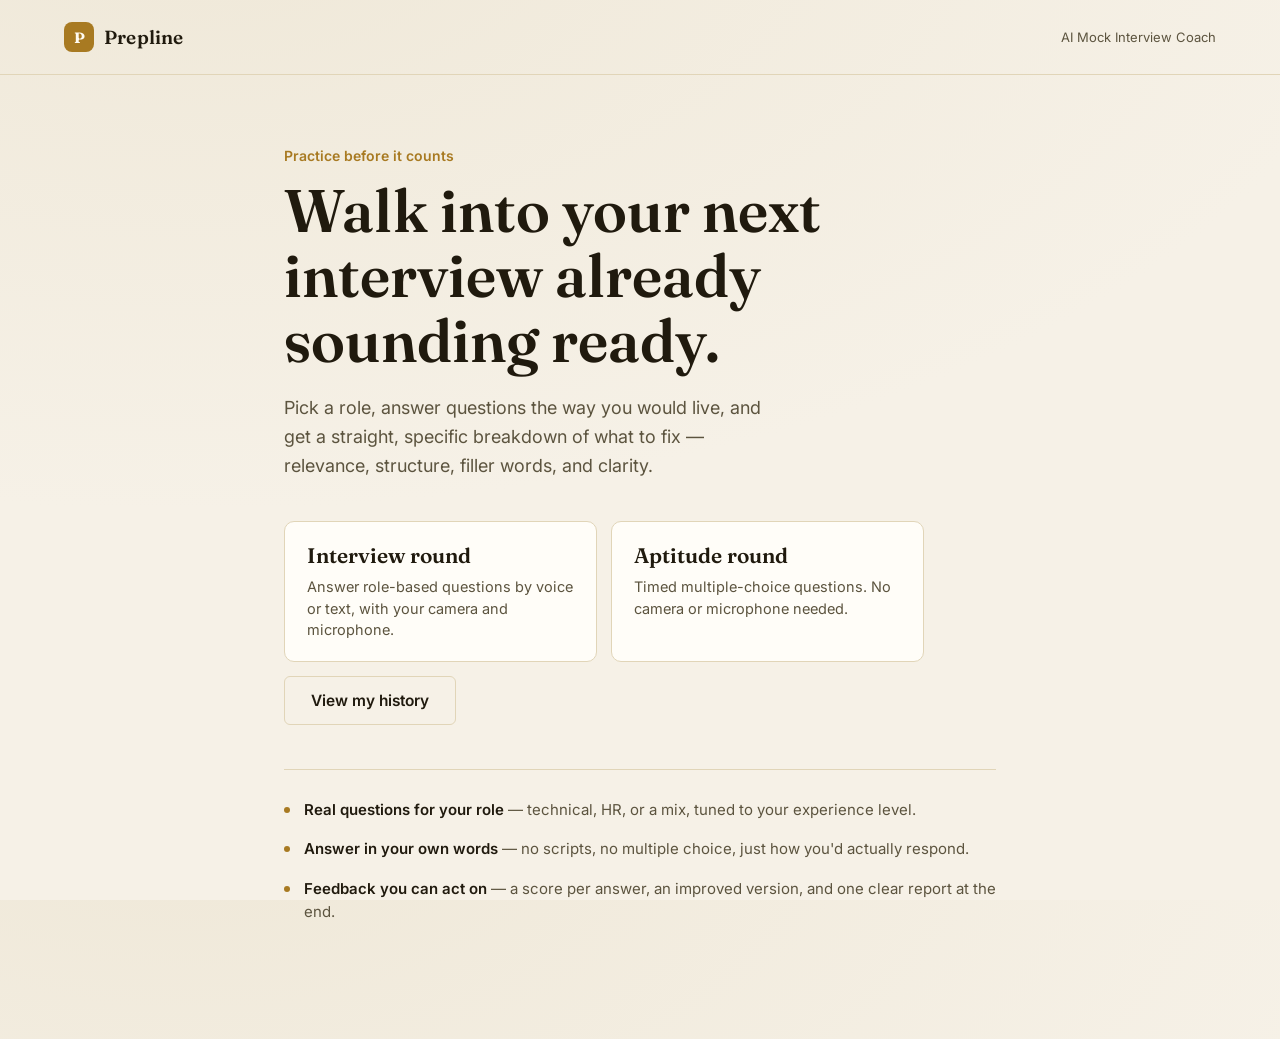
<file: index.html>
<!DOCTYPE html>
<html lang="en">
<head>
<meta charset="UTF-8">
<meta name="viewport" content="width=device-width, initial-scale=1.0">
<title>Prepline — AI Mock Interview Coach</title>
<link rel="preconnect" href="https://fonts.googleapis.com">
<link rel="preconnect" href="https://fonts.gstatic.com" crossorigin>
<link href="https://fonts.googleapis.com/css2?family=Fraunces:opsz,wght@9..144,400;9..144,500;9..144,600;9..144,700&family=Inter:wght@400;500;600;700&display=swap" rel="stylesheet">
<link rel="stylesheet" href="styles.css">
</head>
<body>

<div class="app">
  <div class="topbar">
    <div class="brand" id="brandHome">
      <div class="mark">P</div>
      <div class="name">Prepline</div>
    </div>
    <div class="status" id="topStatus">AI Mock Interview Coach</div>
  </div>

  <main>

    <!-- ============ VIEW: LANDING ============ -->
    <section class="view active" id="view-landing">
      <div class="wrap">
        <div class="eyebrow">Practice before it counts</div>
        <h1 class="hero">Walk into your next interview already sounding ready.</h1>
        <p class="hero-sub">Pick a role, answer questions the way you would live, and get a straight, specific breakdown of what to fix — relevance, structure, filler words, and clarity.</p>
        <div class="round-choice" role="group" aria-label="Choose a round">
          <button class="round-card" id="startBtn" type="button">
            <span class="round-name">Interview round</span>
            <span class="round-desc">Answer role-based questions by voice or text, with your camera and microphone.</span>
          </button>
          <button class="round-card" id="startAptitudeBtn" type="button">
            <span class="round-name">Aptitude round</span>
            <span class="round-desc">Timed multiple-choice questions. No camera or microphone needed.</span>
          </button>
        </div>
        <div class="history-link-row">
          <button class="btn btn-ghost" id="openHistoryBtn" type="button">View my history</button>
        </div>
        <div class="feature-row">
          <div class="item">
            <div class="dot"></div>
            <p><b>Real questions for your role</b> — technical, HR, or a mix, tuned to your experience level.</p>
          </div>
          <div class="item">
            <div class="dot"></div>
            <p><b>Answer in your own words</b> — no scripts, no multiple choice, just how you'd actually respond.</p>
          </div>
          <div class="item">
            <div class="dot"></div>
            <p><b>Feedback you can act on</b> — a score per answer, an improved version, and one clear report at the end.</p>
          </div>
        </div>
      </div>
    </section>

    <!-- ============ VIEW: SETUP ============ -->
    <section class="view" id="view-setup">
      <div class="wrap top">
        <div class="step-label">Before you start</div>
        <h2 class="title">Set up your session</h2>
        <p class="title-sub">This shapes which questions you'll get and how they're scored.</p>

        <div class="field">
          <label for="inpName">Your name</label>
          <input class="input" id="inpName" type="text" placeholder="e.g. Vamshika Sharma">
        </div>

        <div class="field">
          <label for="inpRole">Role you're preparing for</label>
          <input class="input" id="inpRole" type="text" placeholder="e.g. Software Engineer, Data Analyst">
        </div>

        <div class="field">
          <label>Experience level</label>
          <div class="pill-group" id="grpExperience">
            <div class="pill" data-value="Fresher">Fresher</div>
            <div class="pill" data-value="0-2 yrs">0–2 years</div>
            <div class="pill" data-value="2-5 yrs">2–5 years</div>
            <div class="pill" data-value="5+ yrs">5+ years</div>
          </div>
        </div>

        <div class="field">
          <label>Interview type</label>
          <div class="pill-group" id="grpType">
            <div class="pill" data-value="Technical">Technical</div>
            <div class="pill" data-value="HR">HR</div>
            <div class="pill" data-value="Mixed">Mixed</div>
          </div>
        </div>

        <div class="field">
          <label id="modeLabel">Interviewer mode</label>
          <div class="pill-group" id="grpMode" role="group" aria-labelledby="modeLabel">
            <button type="button" class="pill apt-pill" data-value="friendly">Friendly</button>
            <button type="button" class="pill apt-pill" data-value="strict">Strict</button>
            <button type="button" class="pill apt-pill" data-value="stress">Stress</button>
          </div>
          <div class="hint">Changes how the interviewer asks questions.</div>
        </div>

        <div class="field">
          <label id="companyLabel">Company style</label>
          <div class="pill-group" id="grpCompany" role="group" aria-labelledby="companyLabel">
            <button type="button" class="pill apt-pill" data-value="general">General</button>
            <button type="button" class="pill apt-pill" data-value="service">Service-based</button>
            <button type="button" class="pill apt-pill" data-value="product">Product-based</button>
          </div>
          <div class="hint">Shapes the questions towards the kind of company you are preparing for.</div>
        </div>

        <div class="field">
          <label>Number of questions</label>
          <div class="count-row">
            <button class="count-btn" id="countMinus">−</button>
            <div class="count-val" id="countVal">5</div>
            <button class="count-btn" id="countPlus">+</button>
          </div>
          <div class="hint">You can stop early — your report will reflect the questions you completed.</div>
        </div>

        <div class="field" id="resumeField" role="group" aria-labelledby="resumeLabel">
          <label id="resumeLabel">Resume <span class="optional-tag">(optional)</span></label>
          <div class="resume-row" id="resumeEmpty">
            <input type="file" id="resumeInput" class="sr-only" accept="application/pdf,.pdf">
            <label for="resumeInput" class="btn btn-ghost resume-pick">Choose PDF</label>
          </div>
          <div class="resume-status" id="resumeLoading" role="status" hidden>Reading your resume…</div>
          <div class="resume-added" id="resumeAdded" hidden>
            <span class="resume-tick" aria-hidden="true">✓</span>
            <div class="resume-info">
              <div class="resume-title">Resume added</div>
              <div class="resume-file" id="resumeFileName"></div>
              <div class="hint" id="resumeNote" hidden></div>
            </div>
            <button type="button" class="btn btn-ghost resume-remove" id="resumeRemove">Remove</button>
          </div>
          <p class="camera-message is-error" id="resumeError" role="alert" hidden></p>
          <div class="hint">PDF only, up to 2 MB. Used to tailor your questions. The file is read on the server and is not saved.</div>
        </div>

        <div class="field">
          <label class="check-row" for="attentionEnabled">
            <input id="attentionEnabled" type="checkbox" checked>
            <span>Use camera attention monitoring</span>
          </label>
          <div class="hint">Optional. When this is on, the camera feed is analysed on your device and is not uploaded or saved. Uncheck it and no attention analysis runs. The interview camera still works.</div>
        </div>

        <div class="btn-row" style="margin-top:12px;">
          <button class="btn btn-ghost" id="backToLanding">Back</button>
          <button class="btn btn-primary" id="beginInterview">Begin interview</button>
        </div>
      </div>
    </section>

    <!-- VIDEO INTERVIEW LOBBY -->
    <section class="view" id="view-video-lobby">
      <div class="wrap video-lobby-wrap">
        <div class="eyebrow">VIDEO INTERVIEW</div>
        <h2 class="title">Ready to meet your interviewer?</h2>
        <p class="hero-sub">Your camera and microphone will only be requested when you start. Video is not recorded or uploaded.</p>
        <div class="lobby-checks"><span>✓ Camera preview</span><span>✓ Microphone controls</span><span>✓ AI questions and feedback</span></div>
        <p id="cameraMessage" class="camera-message" role="status">Camera and microphone are not active yet.</p>
        <div class="btn-row"><button class="btn btn-ghost" id="backToSetup">Back</button><button class="btn btn-primary" id="startVideoInterview">Start video interview</button></div>
      </div>
    </section>

    <!-- ============ VIEW: INTERVIEW ============ -->
    <section class="view" id="view-interview">
      <div class="video-interview-layout">
        <section class="video-stage panel">
          <div class="video-stage-top"><span class="live-dot"></span><span>Interview in progress</span><span class="video-clock" id="videoClock">00:00</span></div>
          <div class="camera-frame"><video id="candidateVideo" autoplay playsinline muted></video><div id="cameraPlaceholder" class="camera-placeholder"><div class="camera-avatar">You</div><p>Your camera is off</p><small>Video stays on this device and is not recorded.</small></div></div>
          <p id="videoError" class="camera-message" role="status"></p>
          <div class="video-controls">
            <button class="btn btn-ghost control-btn" id="cameraToggle" type="button">📷 Camera on</button>
            <button class="btn btn-ghost control-btn" id="microphoneToggle" type="button">🎙️ Mic on</button>
            <button class="btn btn-danger control-btn" id="endVideoInterview" type="button">End interview</button>
          </div>
          <div class="attention-card">
            <div>
              <strong>Attention monitoring</strong>
              <p id="attentionMessage">Attention monitoring is off.</p>
              <p class="attention-notice" id="attentionNotice" hidden>Camera attention monitoring is on. Video is processed on your device and is not uploaded or saved.</p>
            </div>
            <span class="attention-badge" id="attentionStatus" data-status="OFF"><span class="attention-dot"></span><span id="attentionLabel">OFF</span></span>
          </div>
        </section>
        <section class="video-question-panel">
          <div class="video-question-heading"><span>YOUR INTERVIEW</span><span class="secure-label">● Private session</span></div>
          <div class="wrap top">
        <div class="progress-bar"><div class="progress-fill" id="progressFill" style="width:0%"></div></div>
        <div class="q-meta">
          <div class="q-count" id="qCount">Question 1 of 5</div>
          <div class="q-timer" id="qTimer">00:00</div>
        </div>
        <div class="q-category" id="qCategory">Technical</div>
        <h2 class="q-text" id="qText">Loading your question…</h2>
        <div class="voice-row" id="voiceRow" style="display:flex; align-items:center; gap:10px; margin-top:6px;">
          <span id="speakingStatus" style="font-size:13px; color:#666;"></span>
          <button type="button" class="btn btn-ghost" id="replayQuestionBtn" style="padding:4px 10px; font-size:13px;">🔊 Replay question</button>
        </div>

        <div class="field">
          <textarea class="input" id="answerBox" placeholder="Type your answer here, the way you'd say it out loud…"></textarea>
        </div>
        <div class="mic-row" id="micRow" style="display:flex; align-items:center; gap:10px; margin-top:6px;">
          <button type="button" class="btn btn-ghost" id="micBtn">🎙️ Start speaking</button>
          <span id="listeningStatus" style="font-size:13px; color:#666;"></span>
        </div>
        <div class="answer-tools">
          <div class="word-count" id="wordCount">0 words</div>
          <div class="btn-row">
            <button class="btn btn-ghost" id="skipBtn">Skip</button>
            <button class="btn btn-primary" id="submitAnswer">Submit answer</button>
          </div>
        </div>
      </div>
        </section>
      </div>
    </section>

    <!-- ============ VIEW: LOADING ============ -->
    <section class="view" id="view-loading">
      <div class="wrap loading-wrap">
        <div class="spinner"></div>
        <div class="loading-text">Evaluating your answer…</div>
        <div class="loading-sub" id="loadingSub">Checking relevance, structure, and clarity</div>
      </div>
    </section>

    <!-- ============ VIEW: FEEDBACK ============ -->
    <section class="view" id="view-feedback">
      <div class="wrap top">
        <div class="step-label" id="fbQCount">Question 1 of 5 — feedback</div>
        <div class="score-hero">
          <div class="score-big" id="fbOverall">78</div>
          <div class="score-label">overall for this answer</div>
        </div>

        <div id="fbMetrics"></div>

        <div class="panel">
          <h3>Feedback</h3>
          <p id="fbFeedback">—</p>
        </div>
        <div class="panel improved">
          <h3>A stronger way to say it</h3>
          <p id="fbImproved">—</p>
        </div>

        <div class="panel star-panel" id="fbStar" hidden>
          <h3>STAR check</h3>
          <p class="panel-intro">STAR stands for Situation, Task, Action and Result. Behavioural answers usually cover all four.</p>
          <ul class="star-list" id="fbStarList"></ul>
          <p class="star-overall-tip" id="fbStarTip" hidden></p>
        </div>

        <div class="panel speech-panel" id="fbSpeech" hidden>
          <h3>Speech information</h3>
          <dl class="speech-grid" id="fbSpeechGrid"></dl>
          <p class="speech-note" id="fbSpeechNote"></p>
        </div>

        <div class="panel followup-note" id="fbFollowUpNote" hidden>
          <h3>Interviewer follow-up</h3>
          <p>Your interviewer has one more question about this answer. It comes next.</p>
        </div>

        <div class="btn-row" style="margin-top:30px;">
          <button class="btn btn-primary" id="nextQuestion">Next question</button>
        </div>
      </div>
    </section>

    <!-- ============ VIEW: REPORT ============ -->
    <section class="view" id="view-report">
      <div class="wrap wide top">
        <div class="report-head">
          <div class="step-label">Session complete</div>
          <h2 class="title" id="reportName">Your interview report</h2>
        </div>

        <div class="readiness-ring-row">
          <div class="ring">
            <svg width="132" height="132" viewBox="0 0 132 132">
              <circle cx="66" cy="66" r="58" fill="none" stroke="var(--panel-2)" stroke-width="10"/>
              <circle id="ringProgress" cx="66" cy="66" r="58" fill="none" stroke="var(--accent)" stroke-width="10" stroke-linecap="round" stroke-dasharray="364" stroke-dashoffset="364"/>
            </svg>
            <div class="ring-label">
              <div class="num" id="readinessNum">0</div>
              <div class="of">out of 100</div>
            </div>
          </div>
          <div class="readiness-text">
            <h3 id="readinessHeadline">Readiness score</h3>
            <p id="readinessBlurb">Based on your answers across relevance, technical accuracy, clarity, and communication.</p>
          </div>
        </div>

        <div id="reportMetrics"></div>

        <div class="panel speech-panel" id="reportSpeech" hidden>
          <h3>Speech information</h3>
          <dl class="speech-grid" id="reportSpeechGrid"></dl>
          <p class="speech-note">Measurements only, not a score. They are based on the answers where speech could be analysed.</p>
        </div>

        <div class="panel attention-report">
          <h3>Attention</h3>
          <p id="attentionReportSummary">Attention monitoring was not used.</p>
          <p id="attentionReportNote"></p>
          <div class="attention-tally" id="attentionTally"></div>
          <ol id="attentionReportList"></ol>
        </div>

        <div class="qbreak">
          <h3>Question-by-question</h3>
          <p style="color:var(--muted); font-size:13.5px; margin:-8px 0 18px;">Answers scored below 60 include a model answer to review below the score.</p>
          <div id="qBreakdownList"></div>
        </div>

        <div class="footer-actions">
          <button class="btn btn-ghost" id="restartBtn">Start a new session</button>
        </div>
      </div>
    </section>

    <!-- ============ VIEW: APTITUDE SETUP ============ -->
    <section class="view" id="view-apt-setup">
      <div class="wrap top">
        <div class="step-label">Aptitude round</div>
        <h2 class="title">Set up your test</h2>
        <p class="title-sub">Choose what to practise. This round doesn't use your camera or microphone.</p>

        <div class="field">
          <label id="aptSectionsLabel">Sections</label>
          <div class="check-group" id="aptSections" role="group" aria-labelledby="aptSectionsLabel">
            <label class="check-chip"><input type="checkbox" value="quant" checked><span>Quant</span></label>
            <label class="check-chip"><input type="checkbox" value="logical" checked><span>Logical</span></label>
            <label class="check-chip"><input type="checkbox" value="verbal" checked><span>Verbal</span></label>
          </div>
          <div class="hint apt-hint-error" id="aptSectionsHint" role="status"></div>
        </div>

        <div class="field">
          <label id="aptCountLabel">Number of questions</label>
          <div class="pill-group" id="aptGrpCount" role="group" aria-labelledby="aptCountLabel">
            <button type="button" class="pill apt-pill" data-value="10" aria-pressed="false">10</button>
            <button type="button" class="pill apt-pill active" data-value="20" aria-pressed="true">20</button>
            <button type="button" class="pill apt-pill" data-value="30" aria-pressed="false">30</button>
          </div>
          <div class="hint">The time limit is set when the test starts and shown on the timer.</div>
        </div>

        <div class="field">
          <label id="aptDifficultyLabel">Difficulty</label>
          <div class="pill-group" id="aptGrpDifficulty" role="group" aria-labelledby="aptDifficultyLabel">
            <button type="button" class="pill apt-pill" data-value="easy" aria-pressed="false">Easy</button>
            <button type="button" class="pill apt-pill" data-value="medium" aria-pressed="false">Medium</button>
            <button type="button" class="pill apt-pill" data-value="hard" aria-pressed="false">Hard</button>
            <button type="button" class="pill apt-pill active" data-value="mixed" aria-pressed="true">Mixed</button>
          </div>
        </div>

        <p class="camera-message is-error" id="aptSetupError" role="alert"></p>

        <div class="btn-row" style="margin-top:12px;">
          <button class="btn btn-ghost" id="aptBackToLanding" type="button">Back</button>
          <button class="btn btn-primary" id="aptStartBtn" type="button">Start test</button>
        </div>
      </div>
    </section>

    <!-- ============ VIEW: APTITUDE TEST ============ -->
    <section class="view" id="view-apt-test">
      <div class="apt-shell">
        <header class="apt-bar">
          <div class="apt-bar-info">
            <span class="apt-progress" id="aptProgressText">Question 1 of 1</span>
            <span class="apt-answered" id="aptAnsweredText">0 answered</span>
          </div>
          <div class="apt-timer" id="aptTimer" role="timer" aria-label="Time remaining">00:00</div>
          <button class="btn btn-primary apt-submit" id="aptSubmitBtn" type="button">Submit test</button>
        </header>

        <div class="apt-body">
          <section class="apt-question" aria-labelledby="aptQText">
            <div class="apt-qmeta">
              <span class="apt-section-tag" id="aptSectionTag">Quant</span>
            </div>
            <h2 class="apt-qtext" id="aptQText">Loading…</h2>
            <div class="apt-options" id="aptOptions" role="radiogroup" aria-labelledby="aptQText"></div>
            <div class="apt-nav">
              <button class="btn btn-ghost" id="aptPrevBtn" type="button">Previous</button>
              <button class="btn btn-ghost apt-mark" id="aptMarkBtn" type="button" aria-pressed="false">Mark for review</button>
              <button class="btn btn-ghost" id="aptClearBtn" type="button">Clear answer</button>
              <button class="btn btn-primary" id="aptNextBtn" type="button">Next</button>
            </div>
          </section>

          <aside class="apt-side" aria-label="Question palette">
            <button class="btn btn-ghost apt-palette-toggle" id="aptPaletteToggle" type="button" aria-expanded="false" aria-controls="aptPalette">Question palette</button>
            <div class="apt-palette" id="aptPalette">
              <h3 class="apt-palette-title">Question palette</h3>
              <div class="apt-palette-grid" id="aptPaletteGrid"></div>
              <ul class="apt-legend">
                <li><span class="apt-swatch is-answered"></span>Answered</li>
                <li><span class="apt-swatch"></span>Not answered</li>
                <li><span class="apt-swatch is-marked"></span>Marked for review</li>
                <li><span class="apt-swatch is-current"></span>Current question</li>
              </ul>
            </div>
          </aside>
        </div>
      </div>
    </section>

    <!-- ============ VIEW: APTITUDE RESULT ============ -->
    <section class="view" id="view-apt-result">
      <div class="wrap wide top">
        <div class="report-head">
          <div class="step-label">Aptitude round complete</div>
          <h2 class="title">Your aptitude result</h2>
        </div>

        <div class="readiness-ring-row">
          <div class="ring">
            <svg width="132" height="132" viewBox="0 0 132 132" aria-hidden="true">
              <circle cx="66" cy="66" r="58" fill="none" stroke="var(--panel-2)" stroke-width="10"/>
              <circle id="aptRingProgress" cx="66" cy="66" r="58" fill="none" stroke="var(--accent)" stroke-width="10" stroke-linecap="round" stroke-dasharray="364" stroke-dashoffset="364"/>
            </svg>
            <div class="ring-label">
              <div class="num" id="aptPercentNum">0%</div>
              <div class="of">score</div>
            </div>
          </div>
          <div class="readiness-text">
            <h3 id="aptScoreLine">0 of 0 correct</h3>
            <p id="aptScoreNote"></p>
          </div>
        </div>

        <dl class="apt-stats">
          <div><dt>Correct</dt><dd id="aptStatCorrect">0</dd></div>
          <div><dt>Wrong</dt><dd id="aptStatWrong">0</dd></div>
          <div><dt>Skipped</dt><dd id="aptStatSkipped">0</dd></div>
          <div><dt>Time taken</dt><dd id="aptStatTime">00:00</dd></div>
        </dl>

        <div class="qbreak" id="aptSectionBlock">
          <h3>Score by section</h3>
          <div id="aptSectionBars"></div>
        </div>

        <div class="qbreak">
          <h3>Review your answers</h3>
          <div class="pill-group apt-filters" id="aptReviewFilters" role="group" aria-label="Filter review"></div>
          <div id="aptReviewList"></div>
        </div>

        <div class="footer-actions">
          <button class="btn btn-primary" id="aptAnotherBtn" type="button">Take another test</button>
          <button class="btn btn-ghost" id="aptHomeBtn" type="button">Back to home</button>
        </div>
      </div>
    </section>

    <!-- ============ VIEW: HISTORY ============ -->
    <section class="view" id="view-history">
      <div class="wrap wide top">
        <div class="step-label">Your progress</div>
        <h2 class="title">History</h2>
        <p class="title-sub">Scores from your past sessions in this browser. Only scores and counts are saved, never your answers, video or resume.</p>

        <p class="history-state" id="historyLoading" role="status">Loading your history…</p>

        <div class="history-state" id="historyError" hidden>
          <p id="historyErrorText" role="alert"></p>
          <button class="btn btn-ghost" id="historyRetryBtn" type="button">Try again</button>
        </div>

        <p class="history-state" id="historyEmpty" hidden>No sessions saved yet. Finish an interview or an aptitude round and it will show up here.</p>

        <div id="historyContent" hidden>
          <div class="qbreak">
            <h3>Overall score over time</h3>
            <div class="history-chart" id="historyChart"></div>
            <ul class="history-legend">
              <li><span class="hl-dot hl-circle"></span>Interview</li>
              <li><span class="hl-dot hl-square"></span>Aptitude</li>
            </ul>
            <p class="history-note" id="historyChartNote"></p>
          </div>

          <div class="qbreak" id="historyWeakBlock">
            <h3>Weak areas</h3>
            <p class="history-note">The sections with the lowest average score across your sessions.</p>
            <div id="historyWeak"></div>
          </div>

          <div class="qbreak">
            <h3>Past sessions</h3>
            <div class="history-table-wrap">
              <table class="history-table">
                <thead>
                  <tr><th scope="col">Date</th><th scope="col">Round</th><th scope="col">Role</th><th scope="col" class="history-score">Score</th></tr>
                </thead>
                <tbody id="historyRows"></tbody>
              </table>
            </div>
          </div>
        </div>

        <div class="footer-actions">
          <button class="btn btn-ghost" id="historyBackBtn" type="button">Back to home</button>
          <button class="btn btn-ghost history-delete" id="historyDeleteBtn" type="button">Delete my history</button>
        </div>
      </div>
    </section>

  </main>

  <!-- Aptitude: confirm / status dialog and screen-reader announcements -->
  <div class="apt-modal" id="aptModal" hidden>
    <div class="apt-modal-card" id="aptModalCard" role="dialog" aria-modal="true" aria-labelledby="aptModalTitle" aria-describedby="aptModalText" tabindex="-1">
      <div class="spinner apt-modal-spinner" id="aptModalSpinner" hidden></div>
      <h3 id="aptModalTitle">Submit your test?</h3>
      <p id="aptModalText"></p>
      <div class="apt-modal-rows" id="aptModalRows"></div>
      <div class="btn-row apt-modal-actions" id="aptModalActions"></div>
    </div>
  </div>
  <div class="sr-only" id="aptLive" aria-live="polite"></div>

</div>

<script src="interview-options.js"></script>
<script src="interview-options-mock.js"></script> <!-- temporary: delete with the mock -->
<script src="phase3-mock.js"></script> <!-- temporary: delete with the mock -->
<script src="history.js"></script>
<script src="resume-upload.js"></script>
<script src="speech.js"></script>
<script src="camera.js"></script>
<script src="attention-bridge.js"></script>
<script src="video-ui.js"></script>
<script src="app.js"></script>
<script src="aptitude-mock.js"></script> <!-- temporary: delete with the mock -->
<script src="aptitude.js"></script>
</body>
</html>
</file>
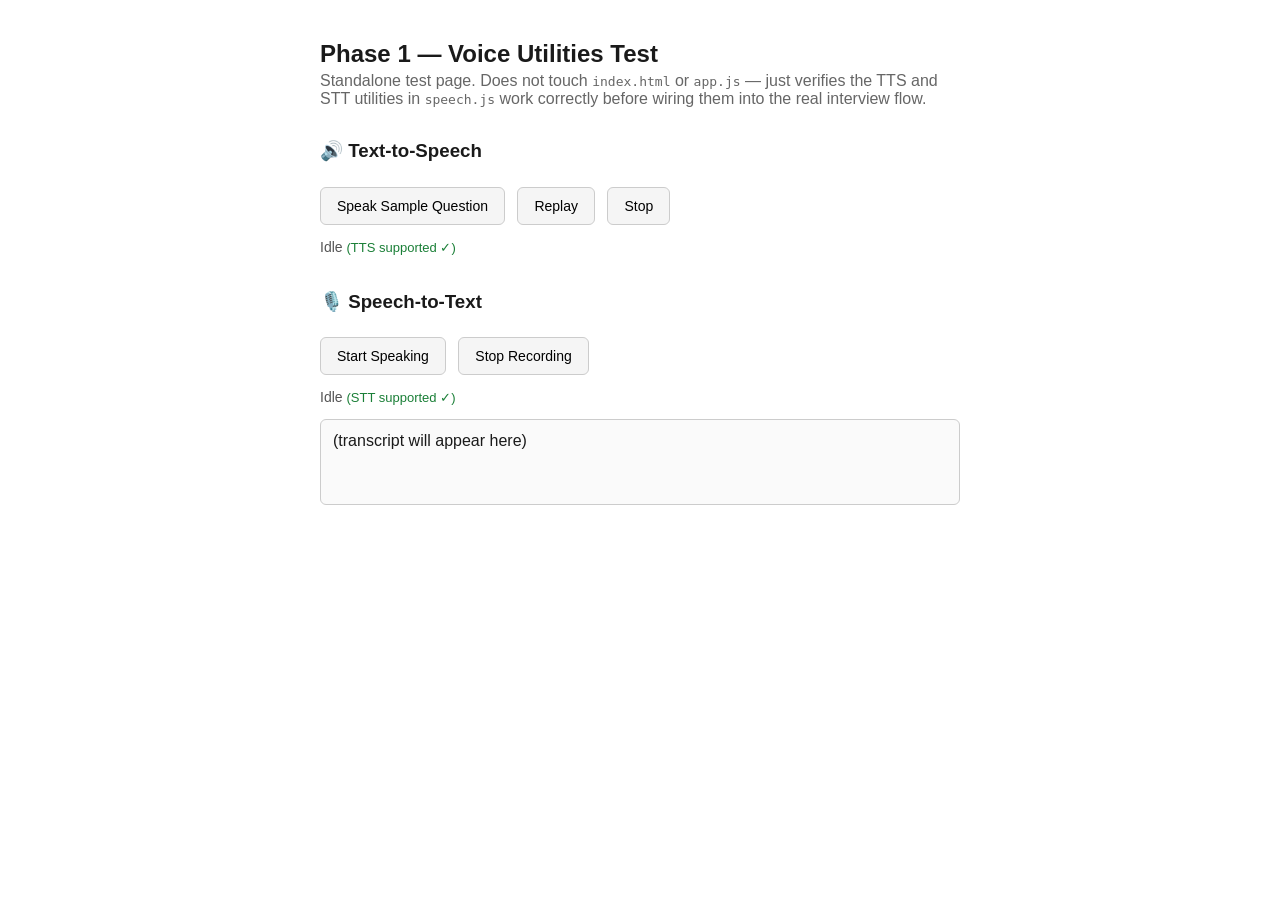
<file: voice-test.html>
<!DOCTYPE html>
<html lang="en">
<head>
<meta charset="UTF-8" />
<meta name="viewport" content="width=device-width, initial-scale=1.0" />
<title>Voice Utilities Test — Phase 1</title>
<style>
  body { font-family: -apple-system, Segoe UI, Roboto, sans-serif; max-width: 640px; margin: 40px auto; padding: 0 20px; color: #1a1a1a; }
  h2 { margin-bottom: 4px; }
  .note { color: #666; margin-top: 0; }
  h3 { margin-top: 32px; }
  button { padding: 10px 16px; margin: 6px 8px 6px 0; cursor: pointer; border-radius: 6px; border: 1px solid #ccc; background: #f5f5f5; font-size: 14px; }
  button:hover { background: #ebebeb; }
  #transcriptBox { border: 1px solid #ccc; border-radius: 6px; padding: 12px; min-height: 60px; margin-top: 10px; white-space: pre-wrap; background: #fafafa; }
  .status { color: #555; font-size: 14px; margin-top: 8px; min-height: 20px; }
  .unsupported { color: #b00020; font-weight: 600; }
  .ok { color: #1a7f37; font-size: 13px; }
</style>
</head>
<body>
  <h2>Phase 1 — Voice Utilities Test</h2>
  <p class="note">Standalone test page. Does not touch <code>index.html</code> or <code>app.js</code> — just verifies the TTS and STT utilities in <code>speech.js</code> work correctly before wiring them into the real interview flow.</p>

  <h3>🔊 Text-to-Speech</h3>
  <button id="btnSpeak">Speak Sample Question</button>
  <button id="btnReplay">Replay</button>
  <button id="btnStopSpeak">Stop</button>
  <div class="status" id="ttsStatus">Idle</div>

  <h3>🎙️ Speech-to-Text</h3>
  <button id="btnListen">Start Speaking</button>
  <button id="btnStopListen">Stop Recording</button>
  <div class="status" id="sttStatus">Idle</div>
  <div id="transcriptBox">(transcript will appear here)</div>

  <script src="speech.js"></script>
  <script>
    const sampleQuestion = "Explain the difference between supervised and unsupervised learning.";
    const ttsStatus = document.getElementById("ttsStatus");
    const sttStatus = document.getElementById("sttStatus");
    const transcriptBox = document.getElementById("transcriptBox");

    // Feature detection on page load
    if (!VoiceUtils.isTTSSupported()) {
      ttsStatus.textContent = "Text-to-speech is not supported in this browser.";
      ttsStatus.classList.add("unsupported");
    } else {
      ttsStatus.innerHTML = 'Idle <span class="ok">(TTS supported ✓)</span>';
    }

    if (!VoiceUtils.isSTTSupported()) {
      sttStatus.textContent = "Voice input is not supported in this browser. Please use Chrome/Edge or type your answer manually.";
      sttStatus.classList.add("unsupported");
      document.getElementById("btnListen").disabled = true;
    } else {
      sttStatus.innerHTML = 'Idle <span class="ok">(STT supported ✓)</span>';
    }

    document.getElementById("btnSpeak").addEventListener("click", () => {
      VoiceUtils.speak(sampleQuestion, {
        onStart: () => (ttsStatus.textContent = "🔊 Speaking..."),
        onEnd: () => (ttsStatus.textContent = "Idle"),
        onError: (e) => (ttsStatus.textContent = "Error: " + (e.message || e.error || "unknown")),
      });
    });

    document.getElementById("btnReplay").addEventListener("click", () => {
      VoiceUtils.replayQuestion({
        onStart: () => (ttsStatus.textContent = "🔊 Speaking (replay)..."),
        onEnd: () => (ttsStatus.textContent = "Idle"),
      });
    });

    document.getElementById("btnStopSpeak").addEventListener("click", () => {
      VoiceUtils.stopSpeaking();
      ttsStatus.textContent = "Stopped";
    });

    document.getElementById("btnListen").addEventListener("click", () => {
      VoiceUtils.startListening({
        onStart: () => (sttStatus.textContent = "🔴 Listening..."),
        onInterim: (interim) => {
          transcriptBox.textContent = (VoiceUtils.getTranscript() + " " + interim).trim();
        },
        onFinal: (final) => {
          transcriptBox.textContent = final;
        },
        onEnd: (finalTranscript) => {
          sttStatus.textContent = "Idle";
          transcriptBox.textContent = finalTranscript || "(no speech detected)";
        },
        onError: (e) => {
          sttStatus.textContent = "Error: " + (e.message || e.error || "unknown");
        },
      });
    });

    document.getElementById("btnStopListen").addEventListener("click", () => {
      VoiceUtils.stopListening();
    });
  </script>
</body>
</html>
</file>
<file: styles.css>
/* ============ DESIGN TOKENS ============ */
  :root{
    --bg: #0F1B2D;
    --bg-2: #132238;
    --panel: #16273F;
    --panel-2: #1C304C;
    --border: #2A3E5A;
    --text: #F3EFE6;
    --muted: #9FB0C6;
    --muted-2: #6E82A0;
    --accent: #D6A94A;
    --accent-ink: #3A2C0E;
    --good: #5EAE7E;
    --good-bg: rgba(94,174,126,0.14);
    --bad: #D2657C;
    --bad-bg: rgba(210,101,124,0.14);
    --mid: #D6A94A;
    --mid-bg: rgba(214,169,74,0.14);
    --shadow: 0 20px 50px rgba(4,9,18,0.45);
    --radius-sm: 6px;
    --radius-md: 10px;
    --radius-lg: 18px;
    --font-display: 'Fraunces', Georgia, 'Times New Roman', serif;
    --font-body: 'Inter', -apple-system, BlinkMacSystemFont, 'Segoe UI', sans-serif;
  }

  @media (prefers-color-scheme: light){
    :root:not([data-theme="dark"]){
      --bg: #F6F1E7;
      --bg-2: #EFE8D8;
      --panel: #FFFDF8;
      --panel-2: #F3ECDC;
      --border: #E1D5B8;
      --text: #201A0E;
      --muted: #5C543F;
      --muted-2: #8A7F63;
      --accent: #A87A22;
      --accent-ink: #FFFBF2;
      --good: #2E7A50;
      --good-bg: rgba(46,122,80,0.10);
      --bad: #B23C55;
      --bad-bg: rgba(178,60,85,0.10);
      --mid: #A87A22;
      --mid-bg: rgba(168,122,34,0.10);
      --shadow: 0 20px 50px rgba(90,70,30,0.14);
    }
  }
  :root[data-theme="light"]{
    --bg: #F6F1E7;
    --bg-2: #EFE8D8;
    --panel: #FFFDF8;
    --panel-2: #F3ECDC;
    --border: #E1D5B8;
    --text: #201A0E;
    --muted: #5C543F;
    --muted-2: #8A7F63;
    --accent: #A87A22;
    --accent-ink: #FFFBF2;
    --good: #2E7A50;
    --good-bg: rgba(46,122,80,0.10);
    --bad: #B23C55;
    --bad-bg: rgba(178,60,85,0.10);
    --mid: #A87A22;
    --mid-bg: rgba(168,122,34,0.10);
    --shadow: 0 20px 50px rgba(90,70,30,0.14);
  }
  :root[data-theme="dark"]{
    --bg: #0F1B2D; --bg-2:#132238; --panel:#16273F; --panel-2:#1C304C; --border:#2A3E5A;
    --text:#F3EFE6; --muted:#9FB0C6; --muted-2:#6E82A0; --accent:#D6A94A; --accent-ink:#3A2C0E;
    --good:#5EAE7E; --good-bg:rgba(94,174,126,0.14); --bad:#D2657C; --bad-bg:rgba(210,101,124,0.14);
    --mid:#D6A94A; --mid-bg:rgba(214,169,74,0.14); --shadow:0 20px 50px rgba(4,9,18,0.45);
  }

  *{ box-sizing: border-box; }
  html,body{ height:100%; }
  body{
    margin:0;
    background: radial-gradient(1200px 600px at 15% -10%, var(--bg-2), var(--bg));
    color: var(--text);
    font-family: var(--font-body);
    -webkit-font-smoothing: antialiased;
    min-height:100vh;
  }
  ::selection{ background: var(--accent); color: var(--accent-ink); }

  .app{ min-height:100vh; display:flex; flex-direction:column; }

  /* ============ TOP BAR ============ */
  .topbar{
    display:flex; align-items:center; justify-content:space-between;
    padding: 22px clamp(20px, 5vw, 64px);
    border-bottom: 1px solid var(--border);
  }
  .brand{ display:flex; align-items:center; gap:10px; cursor:pointer; }
  .brand .mark{
    width:30px; height:30px; border-radius:8px;
    background: var(--accent); color: var(--accent-ink);
    display:flex; align-items:center; justify-content:center;
    font-family: var(--font-display); font-weight:700; font-size:15px;
  }
  .brand .name{ font-family: var(--font-display); font-size:19px; font-weight:600; letter-spacing:0.2px; }
  .topbar .status{ font-size:13px; color: var(--muted); }

  /* ============ LAYOUT SHELL ============ */
  main{ flex:1; display:flex; flex-direction:column; }
  .view{ display:none; flex:1; }
  .view.active{ display:flex; flex-direction:column; }
  .wrap{
    width:100%; max-width: 760px; margin: 0 auto;
    padding: clamp(28px, 6vw, 72px) 24px;
    flex:1; display:flex; flex-direction:column; justify-content:center;
  }
  .wrap.wide{ max-width: 880px; }
  .wrap.top{ justify-content:flex-start; }

  /* ============ LANDING ============ */
  .eyebrow{ color: var(--accent); font-size: 14px; font-weight:600; margin-bottom: 14px; }
  h1.hero{
    font-family: var(--font-display);
    font-size: clamp(38px, 6vw, 60px);
    line-height: 1.08;
    font-weight: 600;
    margin: 0 0 22px;
    max-width: 14ch;
  }
  .hero-sub{
    color: var(--muted); font-size: 18px; line-height:1.6;
    max-width: 46ch; margin: 0 0 36px;
  }
  .feature-row{
    display:flex; flex-direction:column; gap:16px; margin: 40px 0 44px;
    border-top: 1px solid var(--border); padding-top: 28px;
  }
  .feature-row .item{ display:flex; gap:14px; align-items:flex-start; }
  .feature-row .dot{
    width:6px; height:6px; border-radius:50%; background: var(--accent);
    margin-top:9px; flex-shrink:0;
  }
  .feature-row .item p{ margin:0; color: var(--muted); font-size:15px; line-height:1.55; }
  .feature-row .item b{ color: var(--text); font-weight:600; }

  /* ============ BUTTONS ============ */
  .btn{
    appearance:none; border:none; cursor:pointer;
    font-family: var(--font-body); font-weight:600; font-size:15.5px;
    padding: 14px 26px; border-radius: var(--radius-sm);
    display:inline-flex; align-items:center; gap:10px;
    transition: transform .15s ease, background .15s ease, opacity .15s ease;
  }
  .btn:active{ transform: scale(0.98); }
  .btn-primary{ background: var(--accent); color: var(--accent-ink); }
  .btn-primary:hover{ opacity:0.9; }
  .btn-primary:disabled{ opacity:0.4; cursor:not-allowed; }
  .btn-ghost{ background: transparent; color: var(--text); border:1px solid var(--border); }
  .btn-ghost:hover{ background: var(--panel); }
  .btn-wide{ width:100%; justify-content:center; }
  .btn-row{ display:flex; gap:12px; align-items:center; }

  /* ============ FORM (SETUP) ============ */
  .step-label{ font-size:13px; color: var(--muted-2); margin-bottom:6px; }
  h2.title{ font-family: var(--font-display); font-size: clamp(28px,4vw,36px); font-weight:600; margin: 0 0 8px; }
  .title-sub{ color: var(--muted); font-size:15.5px; margin: 0 0 36px; }

  .field{ margin-bottom: 24px; }
  .field label{ display:block; font-size:14px; font-weight:600; margin-bottom:9px; }
  .field .hint{ font-size:12.5px; color: var(--muted-2); margin-top:6px; }
  .input, select.input, textarea.input{
    width:100%; background: var(--panel); border:1px solid var(--border);
    color: var(--text); border-radius: var(--radius-sm);
    padding: 13px 14px; font-size:15px; font-family: var(--font-body);
    outline:none; transition: border-color .15s ease;
  }
  .input:focus, select.input:focus, textarea.input:focus{ border-color: var(--accent); }
  textarea.input{ resize: vertical; min-height: 120px; line-height:1.6; }

  .pill-group{ display:flex; flex-wrap:wrap; gap:10px; }
  .pill{
    padding: 10px 16px; border-radius: 999px; border:1px solid var(--border);
    background: var(--panel); color: var(--muted); font-size:14px; font-weight:500;
    cursor:pointer; transition: all .15s ease; user-select:none;
  }
  .pill.active{ background: var(--accent); border-color: var(--accent); color: var(--accent-ink); font-weight:600; }
  .pill:hover:not(.active){ border-color: var(--muted-2); color: var(--text); }

  .count-row{ display:flex; align-items:center; gap:16px; }
  .count-btn{
    width:38px; height:38px; border-radius:8px; border:1px solid var(--border);
    background: var(--panel); color: var(--text); font-size:18px; cursor:pointer;
    display:flex; align-items:center; justify-content:center;
  }
  .count-btn:hover{ border-color: var(--accent); color: var(--accent); }
  .count-val{ font-family: var(--font-display); font-size:24px; min-width:28px; text-align:center; }

  /* ============ INTERVIEW SCREEN ============ */
  .progress-bar{ height:3px; background: var(--border); border-radius:2px; overflow:hidden; margin-bottom: 34px; }
  .progress-fill{ height:100%; background: var(--accent); transition: width .4s ease; }
  .q-meta{ display:flex; justify-content:space-between; align-items:center; margin-bottom: 18px; }
  .q-count{ font-size:13px; color: var(--muted-2); font-weight:600; }
  .q-timer{ font-size:13px; color: var(--muted-2); font-variant-numeric: tabular-nums; }
  .q-category{
    display:inline-block; font-size:12.5px; color: var(--accent); font-weight:600;
    margin-bottom:14px;
  }
  h2.q-text{
    font-family: var(--font-display); font-weight:500; font-size: clamp(22px,3.4vw,29px);
    line-height:1.4; margin: 0 0 32px;
  }
  .answer-tools{ display:flex; justify-content:space-between; align-items:center; margin-top:10px; }
  .word-count{ font-size:12.5px; color: var(--muted-2); }

  /* ============ LOADING ============ */
  .loading-wrap{ align-items:center; text-align:center; }
  .spinner{
    width:44px; height:44px; border-radius:50%;
    border: 3px solid var(--border); border-top-color: var(--accent);
    animation: spin 0.9s linear infinite; margin: 0 auto 28px;
  }
  @keyframes spin{ to{ transform: rotate(360deg); } }
  .loading-text{ font-family: var(--font-display); font-size:22px; margin-bottom:8px; }
  .loading-sub{ color: var(--muted); font-size:14.5px; }

  /* ============ FEEDBACK SCREEN ============ */
  .score-hero{
    display:flex; align-items:baseline; gap:14px; margin-bottom: 30px;
  }
  .score-big{ font-family: var(--font-display); font-size:64px; font-weight:600; line-height:1; }
  .score-label{ color: var(--muted); font-size:15px; }

  .metric{ margin-bottom: 18px; }
  .metric-top{ display:flex; justify-content:space-between; font-size:14px; margin-bottom:8px; }
  .metric-top .name{ font-weight:600; }
  .metric-top .val{ color: var(--muted); font-variant-numeric: tabular-nums; }
  .bar-track{ height:7px; background: var(--panel-2); border-radius:4px; overflow:hidden; }
  .bar-fill{ height:100%; border-radius:4px; transition: width .6s ease; }

  .panel{
    background: var(--panel); border:1px solid var(--border); border-radius: var(--radius-md);
    padding: 22px 24px; margin-top: 14px;
  }
  .panel h3{ font-size:14px; margin:0 0 10px; font-weight:600; }
  .panel p{ margin:0; color: var(--muted); font-size:14.5px; line-height:1.65; }
  .panel.improved{ border-color: var(--accent); background: var(--mid-bg); }
  .panel.improved p{ color: var(--text); }

  /* ---- Smart interview options (Phase 2) ---- */
  .panel .panel-intro{ font-size:13.5px; color: var(--muted); margin:-2px 0 12px; }
  .star-list{ list-style:none; margin:0; padding:0; display:grid; gap:10px; }
  .star-item{ display:flex; gap:12px; align-items:flex-start; }
  .star-mark{
    flex-shrink:0; width:26px; height:26px; border-radius:50%;
    display:inline-flex; align-items:center; justify-content:center;
    font-size:14px; font-weight:700; border:1px solid var(--border);
  }
  .star-item.is-yes .star-mark{ background: var(--good-bg); border-color: var(--good); color: var(--good); }
  .star-item.is-no .star-mark{ background: var(--bad-bg); border-color: var(--bad); color: var(--bad); }
  .star-label{ font-weight:600; font-size:14.5px; }
  .star-tip{ font-size:13.5px; color: var(--muted); margin-top:2px; line-height:1.5; }
  .panel .star-overall-tip{ margin:14px 0 0; padding-top:12px; border-top:1px solid var(--border); color: var(--text); }
  .panel .star-overall-tip[hidden]{ display:none; }

  .speech-grid{ display:grid; grid-template-columns:repeat(auto-fit,minmax(170px,1fr)); gap:10px; margin:0 0 10px; }
  .speech-grid > div{ background: var(--panel-2); border-radius:10px; padding:10px 14px; }
  .speech-grid dt{ font-size:12.5px; color: var(--muted-2); margin-bottom:4px; }
  .speech-grid dd{ margin:0; font-size:15px; font-weight:600; overflow-wrap:anywhere; }
  .panel .speech-note{ font-size:12.5px; color: var(--muted-2); margin:0; }
  .panel .speech-note:empty{ display:none; }

  .panel.followup-note{ border-color: var(--accent); background: var(--mid-bg); }
  .followup-row{ margin-top:10px; padding-top:10px; border-top:1px dashed var(--border); }

  /* ---- Phase 3: history + resume ---- */
  .history-link-row{ margin:14px 0 4px; }
  .optional-tag{ font-weight:400; color: var(--muted-2); font-size:13px; }

  .resume-row{ display:flex; }
  .field .resume-pick{ display:inline-flex; margin:0; padding:10px 18px; font-size:14px; cursor:pointer; }
  .resume-row input:focus-visible + .resume-pick{ outline:2px solid var(--accent); outline-offset:3px; }
  .resume-status{ font-size:14px; color: var(--muted); padding:10px 0; }
  .resume-added{
    display:flex; align-items:center; gap:12px; padding:12px 14px;
    border:1px solid var(--good); background: var(--good-bg); border-radius: var(--radius-md);
  }
  .resume-tick{
    flex-shrink:0; width:26px; height:26px; border-radius:50%; background: var(--good); color:#fff;
    display:inline-flex; align-items:center; justify-content:center; font-size:14px; font-weight:700;
  }
  .resume-info{ flex:1; min-width:0; }
  .resume-title{ font-weight:600; font-size:14.5px; }
  .resume-file{ font-size:13px; color: var(--muted); overflow-wrap:anywhere; }
  .resume-added .hint{ margin-top:4px; }
  .resume-remove{ flex-shrink:0; padding:8px 14px; font-size:13.5px; }
  #resumeError{ margin:8px 0 0; }
  #resumeError[hidden], .resume-added[hidden], .resume-status[hidden], .resume-row[hidden]{ display:none; }

  .history-state{ color: var(--muted); font-size:15px; margin:18px 0; }
  .history-state[hidden], #historyContent[hidden], #historyWeakBlock[hidden]{ display:none; }
  .history-state p{ margin:0 0 12px; }
  .history-chart{ background: var(--panel); border:1px solid var(--border); border-radius: var(--radius-md); padding:14px 10px 8px; }
  .history-svg{ display:block; width:100%; height:auto; }
  .hc-grid{ stroke: var(--border); stroke-width:1; }
  .hc-tick{ fill: var(--muted-2); font-size:11px; font-family: var(--font-body); }
  .hc-line{ fill:none; stroke: var(--accent); stroke-width:2.5; stroke-linejoin:round; stroke-linecap:round; }
  .hc-dot{ stroke: var(--panel); stroke-width:2; }
  .hc-circle{ fill: var(--accent); }
  .hc-square{ fill: var(--good); }
  .history-legend{ list-style:none; display:flex; gap:18px; margin:10px 0 0; padding:0; font-size:13px; color: var(--muted); }
  .history-legend li{ display:flex; align-items:center; gap:8px; }
  .hl-dot{ display:inline-block; width:11px; height:11px; }
  .hl-circle{ border-radius:50%; background: var(--accent); }
  .hl-square{ background: var(--good); }
  .history-note{ font-size:13.5px; color: var(--muted); margin:8px 0 12px; }
  .history-note:empty{ display:none; }
  .history-table-wrap{ overflow-x:auto; background: var(--panel); border:1px solid var(--border); border-radius: var(--radius-md); }
  .history-table{ width:100%; border-collapse:collapse; font-size:14.5px; }
  .history-table th, .history-table td{ text-align:left; padding:12px 16px; border-bottom:1px solid var(--border); white-space:nowrap; }
  .history-table th{ font-size:12.5px; color: var(--muted-2); font-weight:600; }
  .history-table tbody tr:last-child td{ border-bottom:0; }
  .history-table .history-score{ text-align:right; }
  .history-delete:hover{ border-color: var(--bad); color: var(--bad); }

  .mock-badge{
    position:fixed; left:12px; bottom:12px; z-index:90; padding:6px 12px; border-radius:999px;
    background: var(--accent); color: var(--accent-ink); font-size:12px; font-weight:600;
    pointer-events:none; opacity:.92;
  }

  /* ============ REPORT SCREEN ============ */
  .report-head{ text-align:left; margin-bottom: 34px; }
  .readiness-ring-row{ display:flex; align-items:center; gap:28px; margin-bottom: 36px; flex-wrap:wrap; }
  .ring{ position:relative; width:132px; height:132px; flex-shrink:0; }
  .ring svg{ transform: rotate(-90deg); }
  .ring-label{
    position:absolute; inset:0; display:flex; flex-direction:column;
    align-items:center; justify-content:center;
  }
  .ring-label .num{ font-family: var(--font-display); font-size:32px; font-weight:600; }
  .ring-label .of{ font-size:11px; color: var(--muted-2); }
  .readiness-text h3{ margin:0 0 8px; font-family: var(--font-display); font-size:22px; font-weight:600; }
  .readiness-text p{ margin:0; color: var(--muted); font-size:14.5px; max-width: 42ch; line-height:1.6; }

  .qbreak{ border-top: 1px solid var(--border); padding-top: 28px; margin-top: 8px; }
  .qbreak h3{ font-size:15px; margin: 0 0 18px; font-weight:600; }
  .qitem{ padding: 14px 0; border-bottom: 1px solid var(--border); }
  .qitem:last-child{ border-bottom:none; }
  .qrow{
    display:flex; justify-content:space-between; align-items:center; gap:16px;
  }
  .qrow .qtext{ font-size:14.5px; color: var(--text); max-width: 70%; }
  .qrow .qtag{ font-size:12px; color: var(--muted-2); margin-top:3px; }
  .correct-answer{
    margin-top: 14px; padding: 16px 18px; border-radius: var(--radius-md);
    background: var(--good-bg); border: 1px solid var(--good);
  }
  .correct-answer .ca-label{
    font-size:12px; font-weight:700; color: var(--good); margin-bottom:8px;
  }
  .correct-answer p{ margin:0; font-size:14px; line-height:1.6; color: var(--text); }
  .score-chip{
    font-size:13px; font-weight:700; padding: 5px 12px; border-radius:999px;
    flex-shrink:0;
  }
  .score-chip.good{ background: var(--good-bg); color: var(--good); }
  .score-chip.mid{ background: var(--mid-bg); color: var(--mid); }
  .score-chip.bad{ background: var(--bad-bg); color: var(--bad); }

  .footer-actions{ display:flex; gap:12px; margin-top: 40px; flex-wrap:wrap; }

  .attention-dock{
    position: fixed;
    top: 74px;
    right: 16px;
    z-index: 30;
    width: min(228px, 46vw);
    padding: 12px;
    border-radius: 22px;
    background: color-mix(in srgb, var(--panel) 88%, transparent);
    border: 1px solid color-mix(in srgb, var(--accent) 35%, var(--border));
    box-shadow: 0 18px 50px rgba(0, 0, 0, 0.28);
    backdrop-filter: blur(16px);
  }
  .attention-dock[hidden]{ display: none; }
  .attention-kicker{
    margin: 0 0 8px;
    font-size: 11px;
    letter-spacing: 0.16em;
    text-transform: uppercase;
    color: var(--accent);
  }
  .attention-dock video{
    display: block;
    width: 100%;
    aspect-ratio: 4 / 3;
    object-fit: cover;
    border-radius: 12px;
    background: #070d16;
    transform: scaleX(-1);
  }
  .attention-badge{
    display: inline-flex;
    align-items: center;
    gap: 6px;
    margin-top: 8px;
    padding: 4px 8px;
    border-radius: 999px;
    font-size: 11px;
    font-weight: 700;
    letter-spacing: 0.04em;
    color: var(--muted);
    background: rgba(159, 176, 198, 0.12);
  }
  .attention-dot{ width: 7px; height: 7px; border-radius: 50%; background: currentColor; }
  .attention-badge[data-status="ATTENTIVE"]{ color: var(--good); background: var(--good-bg); }
  .attention-badge[data-status="LOOKING_AWAY"],
  .attention-badge[data-status="FACE_NOT_DETECTED"],
  .attention-badge[data-status="MULTIPLE_FACES"],
  .attention-badge[data-cue="warn"]{ color: var(--mid); background: var(--mid-bg); }
  .attention-badge[data-status="UNAVAILABLE"]{ color: var(--bad); background: var(--bad-bg); }
  .attention-dock p{ margin: 6px 0 0; color: var(--muted); font-size: 12px; line-height: 1.4; }
  .attention-notice{ font-size: 11px; }
  .check-row{ display: flex; gap: 10px; align-items: flex-start; font-weight: 600; cursor: pointer; }
  .check-row input{ margin-top: 4px; }
  #attentionReportNote{ color: var(--muted); font-size: 13.5px; }
  .attention-report{ margin: 8px 0 28px; }
  .attention-report h3{ margin: 0 0 8px; font-size: 15px; }
  .attention-report p{ margin: 0; color: var(--text); line-height: 1.5; }
  .attention-report ol{ margin: 12px 0 0; padding-left: 18px; color: var(--muted); }
  .attention-report li{ margin: 4px 0; }
  .attention-tally{ display: grid; gap: 8px; margin-top: 14px; }
  .attention-tally div{
    display: flex; justify-content: space-between; gap: 12px;
    padding: 10px 12px; border-radius: 12px; background: var(--panel-2);
  }

  @media (max-width: 560px){
    .qrow .qtext{ max-width: 60%; }
    .readiness-ring-row{ gap:20px; }
  }


/* ============ VIDEO INTERVIEW UI ============ */
.view#view-video-lobby .video-lobby-wrap{max-width:720px;align-items:flex-start;gap:18px}
.lobby-checks{display:flex;gap:12px;flex-wrap:wrap;color:var(--good);font-size:14px}
.camera-message{font-size:13px;color:var(--muted);min-height:20px;margin:12px 0}
.camera-message.is-error{color:var(--bad)}
.video-interview-layout{width:100%;max-width:1500px;margin:0 auto;padding:22px clamp(12px,2vw,28px);display:grid;grid-template-columns:minmax(0,1.2fr) minmax(340px,.8fr);gap:22px;align-items:start}
.view#view-interview.active{display:block;overflow:auto}
.video-stage{padding:16px!important;min-width:0}
.video-stage-top{display:flex;align-items:center;gap:9px;color:var(--muted);font-size:13px;margin-bottom:14px}
.live-dot{width:8px;height:8px;border-radius:50%;background:#d2657c;box-shadow:0 0 0 4px rgba(210,101,124,.12)}
.video-clock{margin-left:auto;font-variant-numeric:tabular-nums;color:var(--text);font-weight:700}
.camera-frame{position:relative;overflow:hidden;border-radius:12px;background:#0a111c;aspect-ratio:16/10;display:flex;align-items:center;justify-content:center}
.camera-frame video{display:block;width:100%;height:100%;object-fit:cover;transform:scaleX(-1)}
.camera-placeholder{position:absolute;inset:0;display:flex;flex-direction:column;align-items:center;justify-content:center;gap:8px;background:radial-gradient(circle at center,#263b56,#101a29);color:#fff;text-align:center}
.camera-placeholder[hidden]{display:none}
.camera-placeholder p{margin:0;font-weight:600}
.camera-placeholder small{color:#c5d0df}
.camera-avatar{width:68px;height:68px;border-radius:50%;background:var(--accent);color:var(--accent-ink);display:grid;place-items:center;font-weight:700}
.video-controls{display:flex;gap:9px;flex-wrap:wrap;margin:14px 0}
.control-btn{padding:10px 14px;font-size:13px}
.btn-danger{background:#9f354d!important;color:#fff!important;border:1px solid #b74b63}
.attention-card{display:flex;justify-content:space-between;gap:12px;align-items:center;border:1px solid var(--border);border-radius:10px;padding:14px;background:var(--panel-2)}
.attention-card strong{font-size:13px}.attention-card p{margin:5px 0 0;color:var(--muted);font-size:12px}
.attention-badge,.secure-label{font-size:11px;color:var(--muted);white-space:nowrap}
.video-question-panel{min-width:0}
.video-question-heading{display:flex;justify-content:space-between;gap:10px;align-items:center;font-size:11px;letter-spacing:1px;color:var(--muted);padding:8px 4px 12px}
.video-question-panel .wrap{max-width:none;width:100%;padding:16px 20px 24px;background:var(--panel);border:1px solid var(--border);border-radius:var(--radius-lg);box-shadow:var(--shadow)}
.video-question-panel .q-text{font-size:clamp(22px,2.3vw,32px)}
.video-question-panel .input{min-height:150px}
.video-question-panel .progress-bar{margin-bottom:16px}
@media(max-width:900px){.video-interview-layout{grid-template-columns:1fr;max-width:760px}.video-question-panel{order:2}.video-stage{order:1}.camera-frame{aspect-ratio:16/9}}
@media(max-width:520px){.video-interview-layout{padding:10px;gap:12px}.video-stage{padding:10px!important}.video-question-panel .wrap{padding:14px}.video-controls{gap:6px}.control-btn{flex:1;justify-content:center;padding:10px 7px}.attention-card{align-items:flex-start;flex-direction:column}}


/* ============ APTITUDE ROUND ============ */
.sr-only{position:absolute;width:1px;height:1px;margin:-1px;padding:0;overflow:hidden;clip:rect(0,0,0,0);white-space:nowrap;border:0}

/* Landing: round choice */
.round-choice{display:grid;grid-template-columns:repeat(2,minmax(0,1fr));gap:14px;margin-top:4px;max-width:640px}
.round-card{
  appearance:none;text-align:left;cursor:pointer;font-family:var(--font-body);color:var(--text);
  background:var(--panel);border:1px solid var(--border);border-radius:var(--radius-md);
  padding:20px 22px;display:flex;flex-direction:column;gap:8px;
  transition:border-color .15s ease,transform .15s ease;
}
.round-card:hover{border-color:var(--accent)}
.round-card:active{transform:scale(0.99)}
.round-card:focus-visible,.apt-pill:focus-visible,.apt-qbtn:focus-visible,.check-chip:has(input:focus-visible),.apt-option:has(input:focus-visible){outline:2px solid var(--accent);outline-offset:3px}
.round-name{font-family:var(--font-display);font-size:21px;font-weight:600}
.round-desc{color:var(--muted);font-size:14.5px;line-height:1.5}

/* Aptitude setup */
.apt-pill{font-family:var(--font-body)}
.check-group{display:flex;flex-wrap:wrap;gap:10px}
.field .check-chip{
  display:inline-flex;align-items:center;gap:9px;margin:0;padding:10px 16px;
  border:1px solid var(--border);border-radius:999px;background:var(--panel);
  color:var(--muted);font-size:14px;font-weight:500;cursor:pointer;user-select:none;
}
.check-chip input{accent-color:var(--accent);width:16px;height:16px;margin:0}
.check-chip:has(input:checked){border-color:var(--accent);color:var(--text);background:var(--mid-bg)}
.apt-hint-error{color:var(--bad)!important;min-height:18px}
#aptSetupError{margin:4px 0 0}

/* Test screen */
.view#view-apt-test.active{display:block}
.apt-shell{width:100%;max-width:1100px;margin:0 auto;padding:0 clamp(14px,3vw,28px) 40px}
.apt-bar{
  position:sticky;top:0;z-index:5;display:flex;align-items:center;justify-content:space-between;gap:16px;
  padding:14px 0;margin-bottom:22px;background:var(--bg);border-bottom:1px solid var(--border);
  box-shadow:0 0 0 100vmax var(--bg);clip-path:inset(0 -100vmax);
}
.apt-bar-info{display:flex;flex-direction:column;gap:2px;min-width:0}
.apt-progress{font-weight:600;font-size:15px}
.apt-answered{color:var(--muted);font-size:12.5px}
.apt-timer{font-family:var(--font-display);font-size:30px;font-weight:600;font-variant-numeric:tabular-nums;letter-spacing:.5px}
.apt-timer.is-low{color:var(--bad)}
.apt-submit{padding:11px 20px;font-size:14.5px}

.apt-body{display:grid;grid-template-columns:minmax(0,1fr) 290px;gap:24px;align-items:start}
.apt-question{background:var(--panel);border:1px solid var(--border);border-radius:var(--radius-lg);padding:clamp(18px,3vw,32px);box-shadow:var(--shadow);min-width:0}
.apt-qmeta{margin-bottom:12px}
.apt-section-tag{display:inline-block;font-size:12.5px;font-weight:600;color:var(--accent)}
.apt-qtext{font-family:var(--font-display);font-weight:500;font-size:clamp(20px,2.6vw,26px);line-height:1.45;margin:0 0 24px;overflow-wrap:anywhere}

.apt-options{display:flex;flex-direction:column;gap:10px;margin-bottom:26px}
.apt-option{
  position:relative;display:flex;align-items:flex-start;gap:14px;padding:14px 16px;cursor:pointer;
  background:transparent;border:1px solid var(--border);border-radius:var(--radius-md);
  transition:border-color .12s ease,background .12s ease;
}
.apt-option:hover{border-color:var(--muted-2)}
.apt-option input{position:absolute;opacity:0;width:1px;height:1px}
.apt-option:has(input:checked){border-color:var(--accent);background:var(--mid-bg)}
.apt-letter{
  flex-shrink:0;width:28px;height:28px;border-radius:50%;border:1px solid var(--border);
  display:inline-flex;align-items:center;justify-content:center;font-size:13px;font-weight:600;color:var(--muted);
}
.apt-option:has(input:checked) .apt-letter{background:var(--accent);border-color:var(--accent);color:var(--accent-ink)}
.apt-opt-text{font-size:15.5px;line-height:1.5;padding-top:2px;overflow-wrap:anywhere}

.apt-nav{display:flex;flex-wrap:wrap;gap:10px}
.apt-nav .btn{padding:11px 18px;font-size:14.5px}
.apt-nav .btn:disabled{opacity:.4;cursor:not-allowed}
.apt-nav #aptNextBtn{margin-left:auto}
.apt-mark.is-on{border-color:var(--mid);color:var(--mid);background:var(--mid-bg)}

/* Palette */
.apt-side{position:sticky;top:96px}
.apt-palette-toggle{display:none;width:100%;justify-content:center}
.apt-palette{background:var(--panel);border:1px solid var(--border);border-radius:var(--radius-md);padding:18px}
.apt-palette-title{margin:0 0 14px;font-size:14px;font-weight:600}
.apt-palette-grid{display:grid;grid-template-columns:repeat(auto-fill,minmax(40px,1fr));gap:8px}
.apt-qbtn{
  position:relative;height:40px;border-radius:8px;border:1px solid var(--border);background:transparent;
  color:var(--muted);font-family:var(--font-body);font-size:14px;font-weight:600;font-variant-numeric:tabular-nums;cursor:pointer;
}
.apt-qbtn:hover{border-color:var(--muted-2);color:var(--text)}
.apt-qbtn.is-answered{background:var(--good-bg);border-color:var(--good);color:var(--good)}
.apt-qbtn.is-marked::after,.apt-swatch.is-marked::after{
  content:"";position:absolute;top:-1px;right:-1px;width:12px;height:12px;
  background:var(--mid);border-radius:0 8px 0 8px;
}
.apt-qbtn.is-current{box-shadow:0 0 0 2px var(--accent);color:var(--text)}
.apt-legend{list-style:none;margin:16px 0 0;padding:14px 0 0;border-top:1px solid var(--border);display:grid;grid-template-columns:1fr 1fr;gap:8px 10px;font-size:12.5px;color:var(--muted)}
.apt-legend li{display:flex;align-items:center;gap:8px}
.apt-swatch{position:relative;flex-shrink:0;width:18px;height:18px;border-radius:5px;border:1px solid var(--border)}
.apt-swatch.is-answered{background:var(--good-bg);border-color:var(--good)}
.apt-swatch.is-marked::after{width:8px;height:8px;border-radius:0 5px 0 5px}
.apt-swatch.is-current{box-shadow:0 0 0 2px var(--accent)}

/* Dialog */
.apt-modal{position:fixed;inset:0;z-index:100;display:flex;align-items:center;justify-content:center;padding:20px;background:rgba(4,9,18,.62)}
.apt-modal[hidden]{display:none}
.apt-modal-card{width:100%;max-width:440px;background:var(--panel);border:1px solid var(--border);border-radius:var(--radius-lg);padding:26px;box-shadow:var(--shadow);outline:none}
.apt-modal-card h3{margin:0 0 8px;font-family:var(--font-display);font-size:22px;font-weight:600}
.apt-modal-card p{margin:0 0 16px;color:var(--muted);font-size:14.5px;line-height:1.6}
.apt-modal-card p:empty{display:none}
.apt-modal-spinner{margin:0 0 20px}
.apt-modal-spinner[hidden]{display:none}
.apt-modal-rows{display:grid;gap:8px;margin-bottom:20px}
.apt-modal-rows[hidden]{display:none}
.apt-modal-rows div{display:flex;justify-content:space-between;gap:12px;padding:10px 12px;border-radius:10px;background:var(--panel-2);font-size:14px}
.apt-modal-actions{justify-content:flex-end;flex-wrap:wrap}
.apt-modal-actions:empty{display:none}

/* Result */
.apt-stats{display:grid;grid-template-columns:repeat(4,minmax(0,1fr));gap:12px;margin:0 0 34px}
.apt-stats div{background:var(--panel);border:1px solid var(--border);border-radius:var(--radius-md);padding:14px 16px}
.apt-stats dt{font-size:12.5px;color:var(--muted-2);margin-bottom:6px}
.apt-stats dd{margin:0;font-family:var(--font-display);font-size:28px;font-weight:600;font-variant-numeric:tabular-nums}
.apt-stats div:nth-child(1) dd{color:var(--good)}
.apt-stats div:nth-child(2) dd{color:var(--bad)}
.apt-stats div:nth-child(3) dd{color:var(--mid)}
#aptSectionBlock[hidden]{display:none}
.apt-filters{margin-bottom:18px}
.apt-empty{color:var(--muted);font-size:14.5px}

.apt-review-item{margin:0 0 14px;padding:18px 20px;border:1px solid var(--border);border-radius:var(--radius-md);background:var(--panel)}
.apt-review-item.is-wrong{border-color:var(--bad);background:var(--bad-bg)}
.apt-review-item.is-skipped{border-color:var(--mid)}
.apt-review-head{display:flex;justify-content:space-between;align-items:center;gap:12px;margin-bottom:10px}
.apt-review-tag{font-size:12.5px;font-weight:600;color:var(--muted)}
.apt-review-q{margin:0 0 14px;font-size:15.5px;line-height:1.55;color:var(--text);overflow-wrap:anywhere}
.apt-review-opts{display:flex;flex-direction:column;gap:8px}
.apt-ropt{display:flex;align-items:flex-start;gap:12px;padding:10px 12px;border:1px solid var(--border);border-radius:var(--radius-sm);background:var(--bg-2);flex-wrap:wrap}
.apt-ropt .apt-opt-text{flex:1 1 160px;font-size:14.5px}
.apt-ropt.is-correct{border-color:var(--good);background:var(--good-bg)}
.apt-ropt.is-wrong{border-color:var(--bad);background:var(--bad-bg)}
.apt-ropt.is-correct .apt-letter{background:var(--good);border-color:var(--good);color:#fff}
.apt-ropt.is-wrong .apt-letter{background:var(--bad);border-color:var(--bad);color:#fff}
.apt-ropt-tag{font-size:12px;font-weight:700;margin-left:auto}
.apt-ropt.is-correct .apt-ropt-tag{color:var(--good)}
.apt-ropt.is-wrong .apt-ropt-tag{color:var(--bad)}
.apt-skipped-note{margin:12px 0 0;font-size:13.5px;color:var(--muted)}
.apt-explain{margin-top:14px;padding:14px 16px;border-radius:var(--radius-sm);background:var(--panel-2)}
.apt-explain-label{font-size:12px;font-weight:700;color:var(--accent);margin-bottom:6px}
.apt-explain p{margin:0;font-size:14px;line-height:1.6;color:var(--text)}

/* Tablet / mobile */
@media(max-width:900px){
  .apt-body{grid-template-columns:1fr}
  .apt-side{position:static;order:-1}
  .apt-palette-toggle{display:inline-flex}
  .apt-palette{display:none;margin-top:10px}
  .apt-palette.open{display:block}
  .apt-palette-title{display:none}
}
@media(max-width:560px){
  .round-choice{grid-template-columns:1fr}
  .apt-bar{gap:10px;padding:10px 0;margin-bottom:16px}
  .apt-bar-info{flex:1 1 auto}
  .apt-progress{font-size:14px}
  .apt-timer{font-size:22px}
  .apt-submit{padding:9px 12px;font-size:13px;flex-shrink:0}
  .apt-nav .btn{flex:1 1 calc(50% - 5px);justify-content:center;padding:11px 10px}
  .apt-nav #aptNextBtn{margin-left:0}
  .apt-stats{grid-template-columns:repeat(2,minmax(0,1fr))}
  .apt-legend{grid-template-columns:1fr}
  .apt-modal-actions .btn{flex:1 1 100%;justify-content:center}
  .apt-ropt-tag{margin-left:40px;flex-basis:100%}
}
@media(prefers-reduced-motion:reduce){
  .round-card,.apt-option{transition:none}
}
</file>
